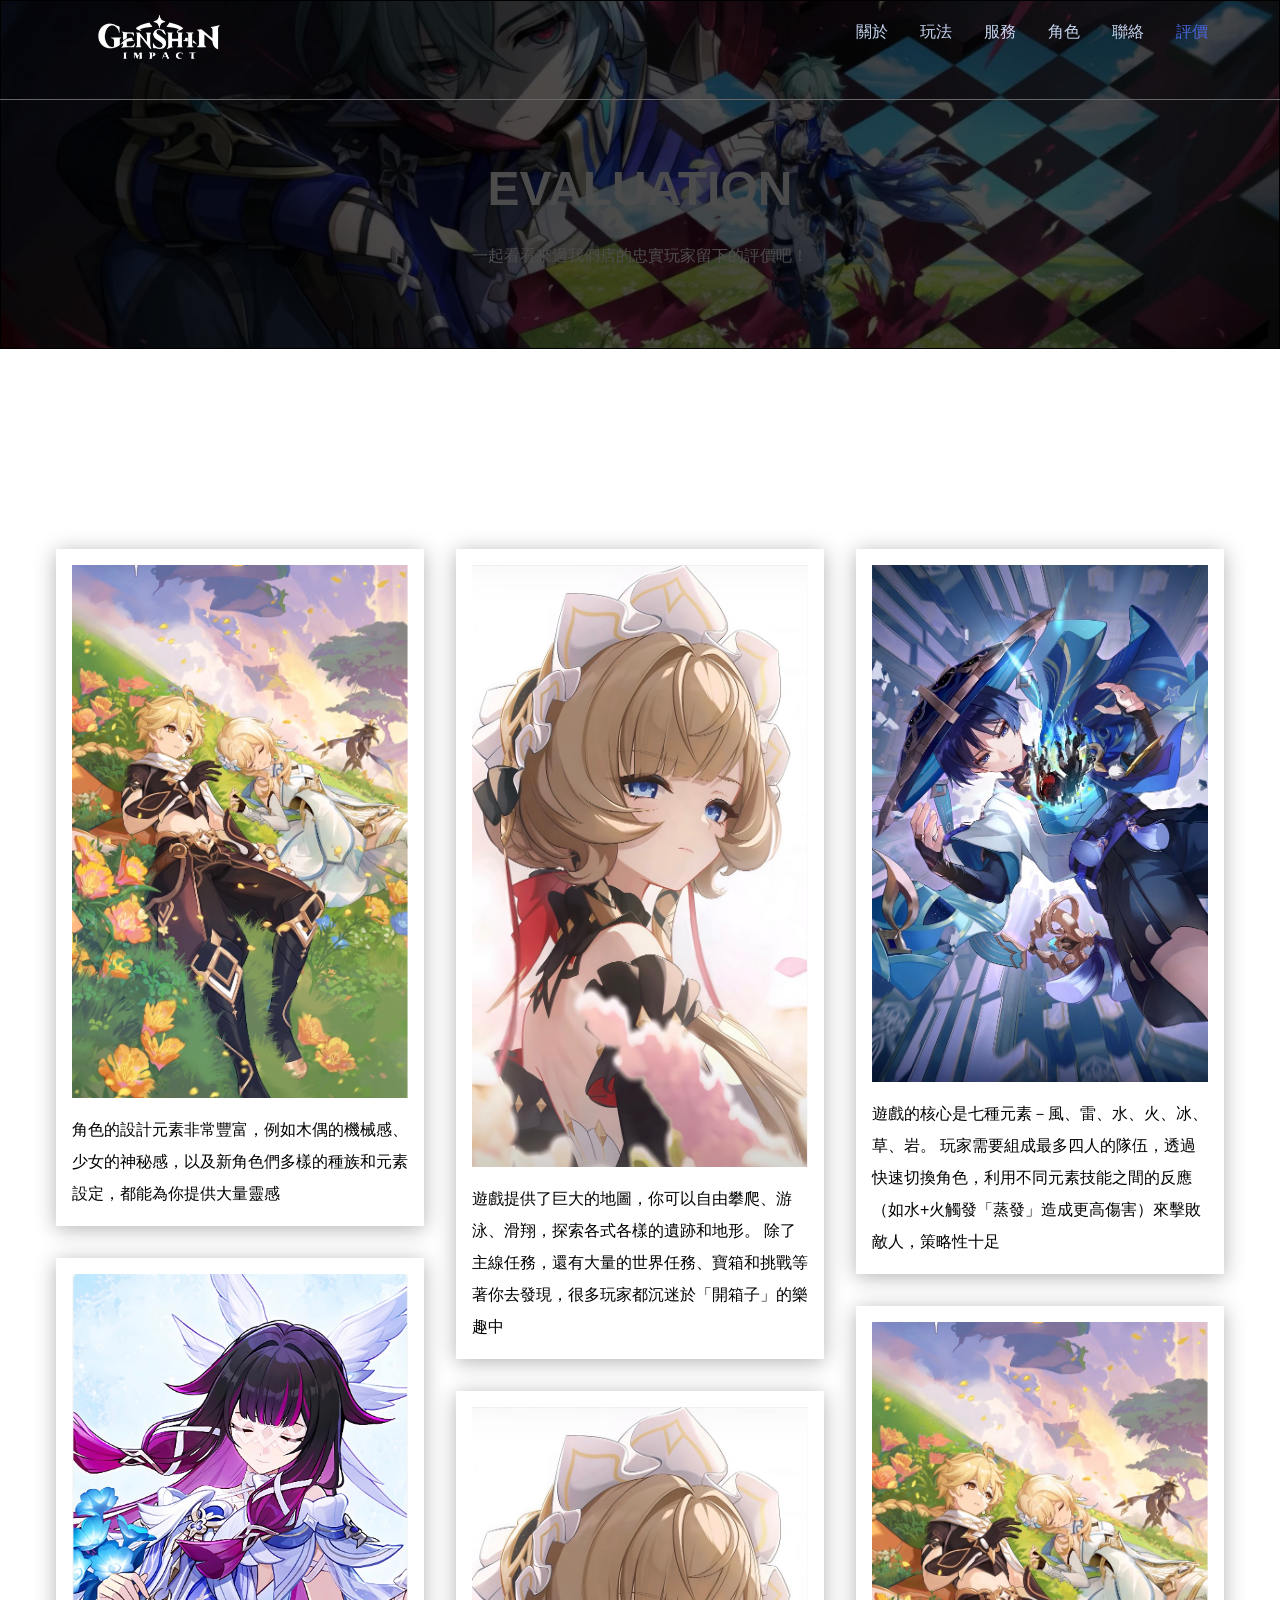
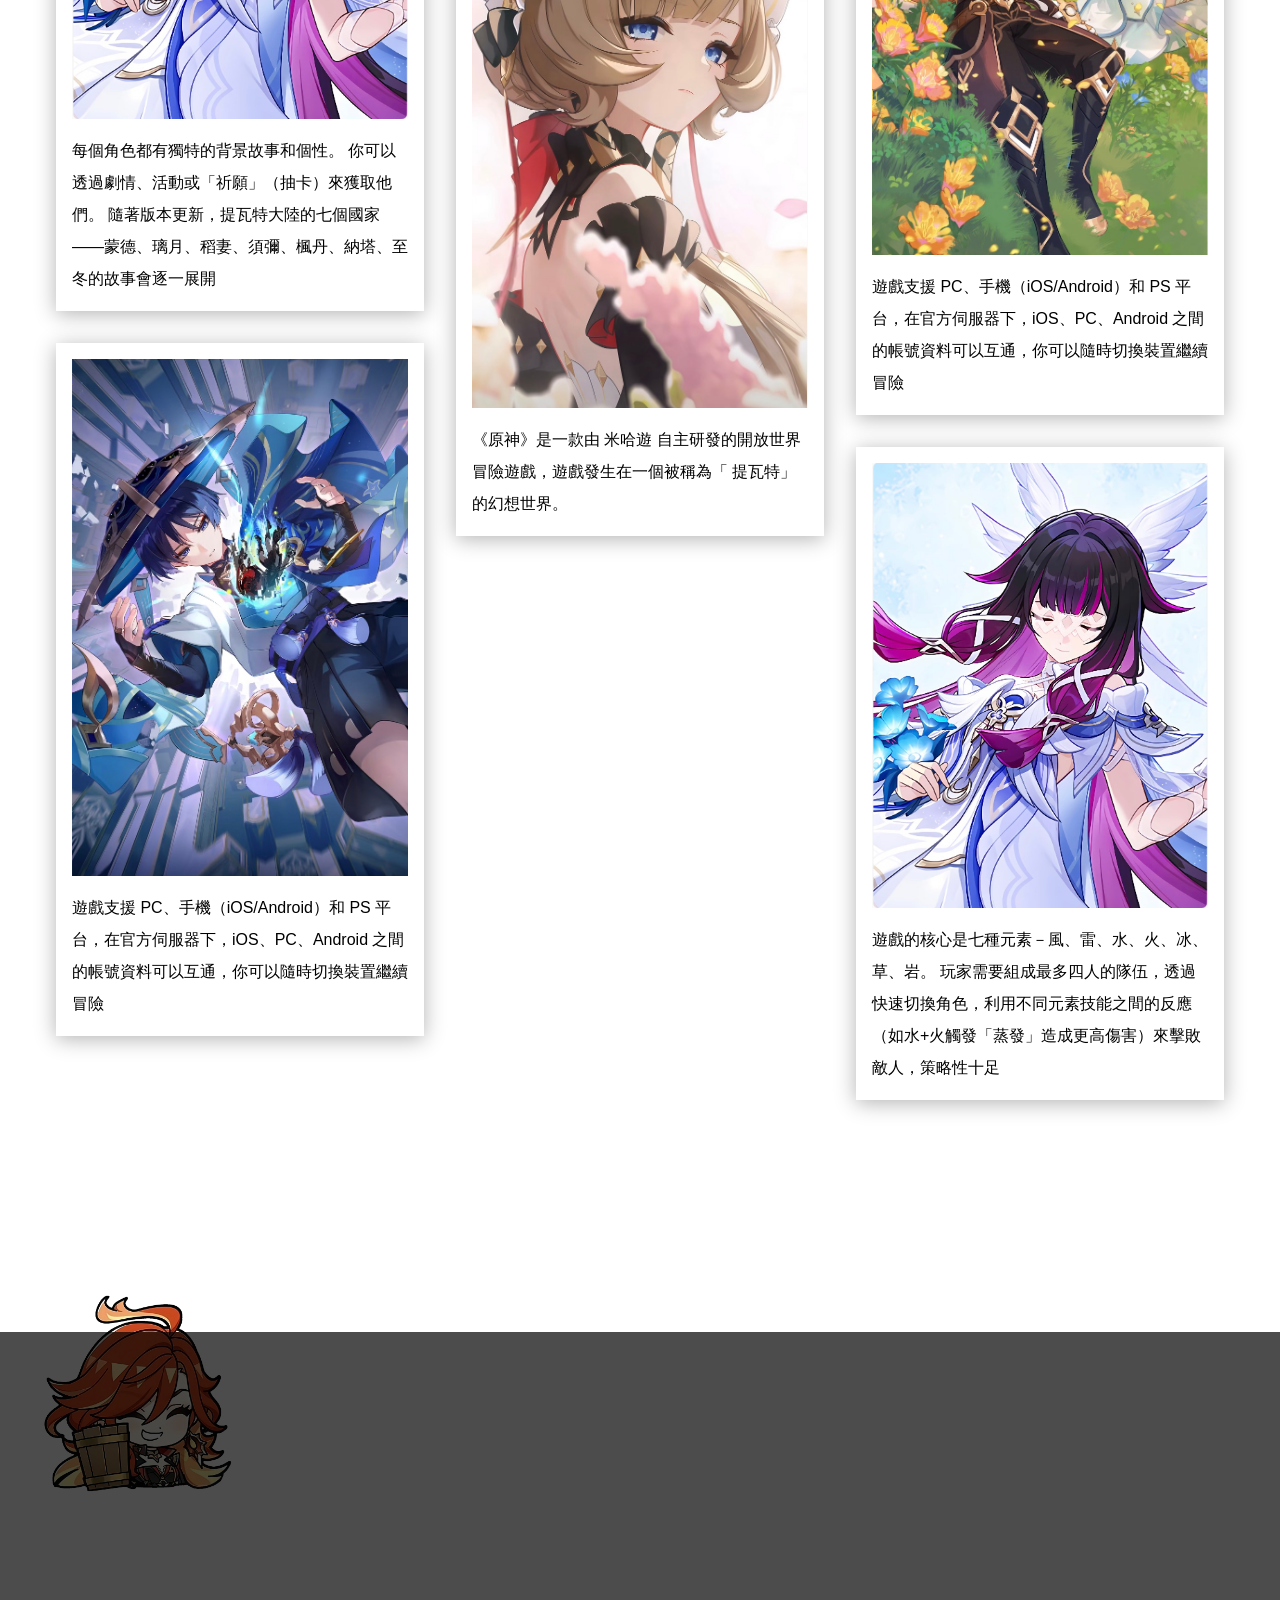
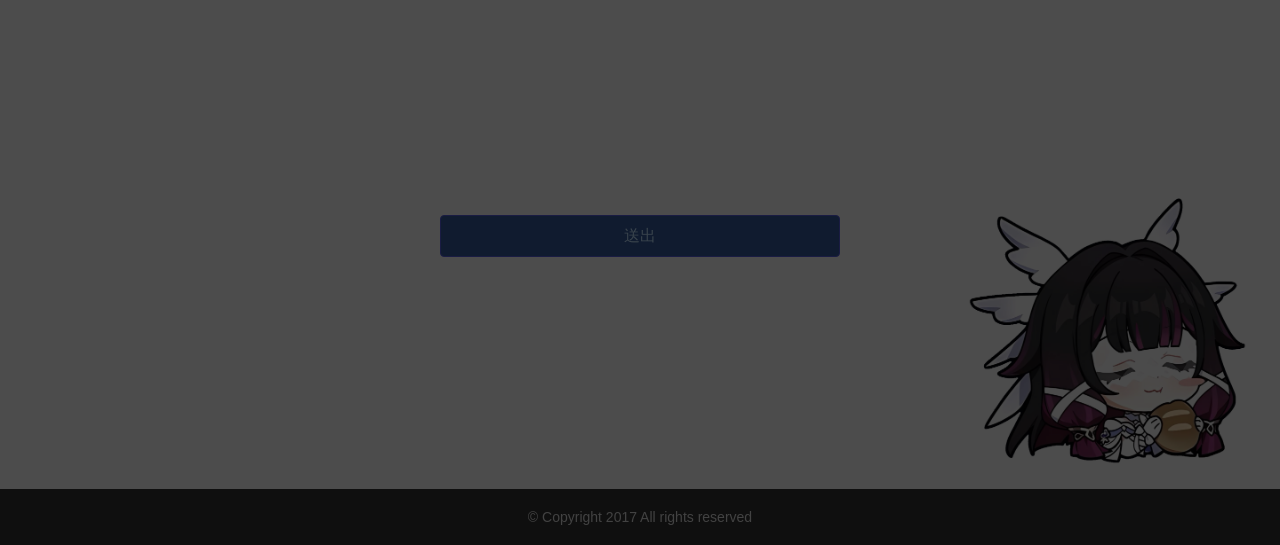
<file: evaluation.html>
<!DOCTYPE html>
<html lang="zh-Hent-TW">
<head>
	<meta charset="UTF-8">
	<meta name="viewport" content="width=device-width, initial-scale=1.0">
	<title>日沐咖啡</title>
	<!-- Normalize -->
	<link rel="stylesheet" href="assets/css/normalize.css">
	<!-- Vendor -->
	<link rel="stylesheet" href="assets/vendor/owlcarousel2/assets/owl.carousel.min.css">
	<link rel="stylesheet" href="assets/vendor/fancybox3/jquery.fancybox.css">
	<!-- <link rel="stylesheet" href="assets/vendor/owlcarousel2/assets/owl.theme.default.min.css"> -->
	<!-- Custom -->
	<link rel="stylesheet" href="assets/css/style.css">
</head>
<body>
	<div class="wrapper">

		<!-- Start header -->
		<header class="header">
			<div class="navbar">
				<div class="container">
					<a href="#!" class="brand">
						<h1>rimoo café</h1>
					</a>
					<ul class="nav js-onePageNav">
						<li class="nav-item">
							<a href="index.html#about" class="nav-link">關於</a>
						</li>
						<li class="nav-item">
							<a href="index.html#service" class="nav-link">玩法</a>
						</li>
						<li class="nav-item">
							<a href="index.html#reservation" class="nav-link">服務</a>
						</li>
						<li class="nav-item">
							<a href="index.html#menu" class="nav-link">角色</a>
						</li>
						<li class="nav-item">
							<a href="index.html#contact" class="nav-link">聯絡</a>
						</li>
						<li class="nav-item active">
							<a href="evaluation.html" class="nav-link">評價</a>
						</li>
						<!-- <a href="#!" class="close-btn">
							<span></span>
							<span></span>
						</a> -->
					</ul>
					<a href="#!" class="menu-toggle">
						<span></span>
						<span></span>
						<span></span>
					</a>
				</div>
			</div>
		</header>
		<!-- End header -->

		<!-- Start main -->
		<section class="main">
			
			<!-- Start page title -->
			<div class="page-title">
				<div class="mask-dark"></div>
				<div class="section-intro js-fadeInUp">
					<h2 class="title">EVALUATION</h2>
					<p class="para">一起看看來過我們店的忠實玩家留下的評價吧！</p>
				</div>
			</div>
			<!-- End page title -->

			<!-- Start evaluation -->
			<div class="hero">
				<div class="container">
					<div class="masonry-row">
						<div class="masonry-col">
							<div class="eval-card">
								<img class="image" src="assets/images/evaluation/002.jpg" alt="">
								<p class="para">角色的設計元素非常豐富，例如木偶的機械感、少女的神秘感，以及新角色們多樣的種族和元素設定，都能為你提供大量靈感</p>
							</div>
						</div>
						<div class="masonry-col">
							<div class="eval-card">
								<img class="image" src="assets/images/evaluation/001.jpg" alt="">
								<p class="para">遊戲提供了巨大的地圖，你可以自由攀爬、游泳、滑翔，探索各式各樣的遺跡和地形。 除了主線任務，還有大量的世界任務、寶箱和挑戰等著你去發現，很多玩家都沉迷於「開箱子」的樂趣中</p>
							</div>
						</div>
						<div class="masonry-col">
							<div class="eval-card">
								<img class="image" src="assets/images/evaluation/003.jpg" alt="">
								<p class="para">遊戲的核心是七種元素－風、雷、水、火、冰、草、岩。 玩家需要組成最多四人的隊伍，透過快速切換角色，利用不同元素技能之間的反應（如水+火觸發「蒸發」造成更高傷害）來擊敗敵人，策略性十足</p>
							</div>
						</div>
						<div class="masonry-col">
							<div class="eval-card">
								<img class="image" src="assets/images/evaluation/004.jpg" alt="">
								<p class="para">每個角色都有獨特的背景故事和個性。 你可以透過劇情、活動或「祈願」（抽卡）來獲取他們。 隨著版本更新，提瓦特大陸的七個國家——蒙德、璃月、稻妻、須彌、楓丹、納塔、至冬的故事會逐一展開</p>
							</div>
						</div>
						<div class="masonry-col">
							<div class="eval-card">
								<img class="image" src="assets/images/evaluation/002.jpg" alt="">
								<p class="para">遊戲支援 PC、手機（iOS/Android）和 PS 平台，在官方伺服器下，iOS、PC、Android 之間的帳號資料可以互通，你可以隨時切換裝置繼續冒險</p>
							</div>
						</div>
						<div class="masonry-col">
							<div class="eval-card">
								<img class="image" src="assets/images/evaluation/001.jpg" alt="">
								<p class="para">《原神》是一款由 米哈遊 自主研發的開放世界冒險遊戲，遊戲發生在一個被稱為「 提瓦特」的幻想世界。</p>
							</div>
						</div>
						<div class="masonry-col">
							<div class="eval-card">
								<img class="image" src="assets/images/evaluation/003.jpg" alt="">
								<p class="para">遊戲支援 PC、手機（iOS/Android）和 PS 平台，在官方伺服器下，iOS、PC、Android 之間的帳號資料可以互通，你可以隨時切換裝置繼續冒險</p>
							</div>
						</div>
						<div class="masonry-col">
							<div class="eval-card">
								<img class="image" src="assets/images/evaluation/004.jpg" alt="">
								<p class="para">遊戲的核心是七種元素－風、雷、水、火、冰、草、岩。 玩家需要組成最多四人的隊伍，透過快速切換角色，利用不同元素技能之間的反應（如水+火觸發「蒸發」造成更高傷害）來擊敗敵人，策略性十足</p>
							</div>
						</div>
					</div>
				</div>
			</div>
			<!-- End evaluation -->
			
		</section>
		<!-- End main -->

		<!-- Start footer -->
		<footer class="footer">
			<div class="mask-dark"></div>
			<div class="hero">
				<img src="assets/images/parallax/006.png" alt="" class="rellax parallax-6" data-rellax-speed="-2">
				<img src="assets/images/parallax/007.png" alt="" class="rellax parallax-7" data-rellax-speed="-2">
				<div class="container">
					<!-- <a href="#!" class="brand"></a>
					<ul class="nav">
						<li class="nav-item">
							<a href="" class="nav-link">關於</a>
						</li>
						<li class="nav-item">
							<a href="" class="nav-link">服務</a>
						</li>
						<li class="nav-item">
							<a href="" class="nav-link">訂位</a>
						</li>
						<li class="nav-item">
							<a href="" class="nav-link">菜單</a>
						</li>
						<li class="nav-item">
							<a href="" class="nav-link">聯絡</a>
						</li>
					</ul> -->
					<div class="section-intro js-fadeInUp">
						<h2 class="title">訂閱電子報</h2>
						<p class="para">留下你的姓名及 Email 就有機會領取我們的商品折價卷喔</p>
					</div>

					<form class="form js-fadeInUp" action="http://www.newsleopard.com/mailverify.htm?x=0000000065862abb01658ae5d37d35b1" target="popupwindow" method="post" onsubmit="window.open('', 'popupwindow', 'yesscrollbars=,width=350,height=115');return true">
						<div class="form__item">
							<label class="form__label" for="name">姓名：</label>
							<input id="name" class="form__input" type="text" name="name">
						</div>
						<div class="form__item">
							<label class="form__label" for="mail">信箱：</label>
							<input id="mail" class="form__input" type="email" name="email">
						</div>
						<div class="form__item">
							<input class="form__submit btn btn-primary btn-lg" type="submit" value="送出">
						</div>
					</form>

				</div>
			</div>
			<div class="copyright">
				<p>© Copyright 2017 All rights reserved</p>
			</div>
		</footer>
		<!-- End footer -->

	</div>
</body>
<!-- JS -->
<!-- lib -->
<script src="assets/vendor/jquery/jquery-3.3.1.min.js"></script>
<!-- vendor -->
<script src="assets/vendor/masonry/masonry.pkgd.min.js"></script>
<!-- custom -->
<script>
	// 導覽列的變化
	// x = $('.navbar').height();
	// console.log(x);
	// 抓取視窗偵測滾動事件
	$(window).scroll(function(){
		scrolledPx = $(this).scrollTop(); //抓取滾動距離
		if(scrolledPx >= 80){ //條件判斷 "如果滾動距離大於200px"
			$('.navbar').addClass('active'); //加上 active class
		}else{
			$('.navbar').removeClass('active'); //移除 active class
		}
	})

	// 彈跳選單 or 下拉選單
	$('.menu-toggle').on('click', function(){
		$(this).toggleClass('active');
		$('.navbar .nav').toggleClass('active');
	})
	$('.nav-link').on('click', function(){
		$('.menu-toggle').removeClass('active');
		$('.navbar .nav').removeClass('active');
	})

	// Masonry
	$('.masonry-row').masonry({
		itemSelector: '.masonry-col'
	});

</script>

</html>
</file>
<file: assets/css/style.css>
/**
 * Page name
 * Copyright 2017
 * Author
 * Licensed 
 */
/*------------------------------------*\
    Content
\*------------------------------------*/
/**
 * Content............You're reading it!
 * Globel...............Set common style
 * Layout...........Set grid
 * Components...........Set components styles
 */
 
 
/*------------------------------------*\
    Globel
\*------------------------------------*/
*{
	-webkit-box-sizing: border-box; /* 針對舊版 Chrome/Safari */
    -moz-box-sizing: border-box;    /* 針對舊版 Firefox */
	
	box-sizing: border-box;
	position: relative;
}
html,body{
	font-family: '微軟正黑體', arial;
}
h1,h2,h3,h4,h5,h6,p{
	padding: 0;
	margin: 0;
}
ul{
	list-style: none;
	margin: 0;
	padding: 0;
}
a{
	text-decoration: none;
	color: #333;
	outline: none;
}

/*------------------------------------*\
    Layout
\*------------------------------------*/
.container{
	max-width: 1200px;
	margin: 0 auto;
	/*border: 1px solid #ccc;*/
	height: 100%;
	padding-right: 16px;
	padding-left: 16px;
}
.row{
	margin-left: -16px;
	margin-right: -16px;
}
.row:after{
	content: '';
	display: block;
	clear: both;
}
.col-lg-6,.col-lg-4,.col-lg-3,
.col-md-6,.col-md-12,
.col-sm-12{
	float: left;
	/*border: 1px solid red;*/
	padding-left: 16px;
	padding-right: 16px;
}
.col-lg-6{
	width: 50%;
}
.col-lg-4{
	width: 33.3333333%;
}
.col-lg-3{
	width: 25%;
}
@media (max-width: 768px){
	.col-md-6{
		width: 50%;
	}
	.col-md-12{
		width: 100%;
	}
}
@media (max-width: 576px){
	.col-sm-12{
		width: 100%;
	}
}
/*------------------------------------*\
    Components
\*------------------------------------*/

/* btn */
.btn{
	display: inline-block;
	font-size: 16px;
	line-height: 24px;
	padding: 4px 16px;
	border: 1px solid #fff;
	color: #fff;
	border-radius: 4px;
	transition: all 0.3s;
	cursor: pointer;
	outline: none;
}
/* 大小設定 */
.btn.btn-lg{
	padding: 8px 32px;
}
/* 主要按鈕 */
.btn.btn-primary{
	background-color: #355A9E;
	border: 1px solid #585ee1;
	color: #c0e2ff;
}
.btn.btn-primary:hover{
	background-color: #355A9E;
	border: 1px solid #ace2ff;

}
/* 次要按鈕 */
.btn.btn-secondary{
	border: 1px solid #355A9E;
	color: #355A9E;
}
.btn.btn-secondary:hover{
	background-color: #355A9E;
	color: #fefefe;
}
.btn-group-center{
	text-align: center;
}
.btn-group-center .btn{
	margin-left: 12px;
	margin-right: 12px;
}
.btn-group-right{
	text-align: right;
}
.btn-group-right .btn{
	margin-left: 24px;
}
@media (max-width: 576px){
	.btn-group-center{
		display: flex;
		flex-direction: column;
		width: 240px;
		margin: 0 auto;
	}
	.btn-group-center .btn{
		margin-bottom: 24px;
	}
	.btn-group-center .btn:last-child{
		margin-bottom: 0;
	}
}

/* image-container */
.image-container{
	width: 100%;
}
.image-container:before{
	content: '';
	display: block;
	width: 100%;
	padding-top: 75%;
}
.image-container .image{
	position: absolute;
	top: 0;
	left: 0;
	width: 100%;
	height: 100%;
	background-position: center;
	background-size: cover;
	background-repeat: no-repeat;
}

/* navbar */
.navbar{
	height: 100px;
	/*background-color: rgba(0,0,0,0.8);*/
	border-bottom: 1px solid #666;
	position: fixed;
	top: 0;
	left: 0;
	z-index: 500;
	width: 100%;
	transition: all 0.3s;
}
.navbar.active{
	height: 64px;
	border-bottom: 0px;
	background-color: rgba(0,0,0,0.8);
}
.navbar .brand{
	display: inline-block;
	width: 200px;
	height: 80px;
	background-image: url('../images/common/logo.jpg');
	background-size: contain;
	background-position: center;
	background-repeat: no-repeat;

	text-indent: 100%;
	white-space: nowrap;
	overflow: hidden;
	transition: all 0.3s;
}
.navbar.active .brand{
	width: 160px;
	height: 64px;
}
.navbar .nav{
	float: right;
}
.navbar .nav .nav-item{
	float: left;
}
.navbar .nav .nav-link{
	color: #c7d7f3;
	display: block;
	line-height: 24px;
	padding: 20px 16px;
	transition: all 0.3s;
}
.navbar .nav .nav-link:hover,
.navbar .nav .nav-item.active .nav-link{
	color: #4866da;
}
@media (max-width: 768px){
	.navbar .nav{
		position: fixed;
		top: 0;
		left: 0;
		width: 100%;
		height: 100%;
		background-color: #000;
		z-index: 500;

		display: flex;
		justify-content: center;
		flex-direction: column;
		
		opacity: 0;
		visibility: hidden;
		transition: all 0.3s;
	}
	.navbar .nav.active{
		opacity: 1;
		visibility: visible;
	}
	.navbar .nav .nav-item{
		float: none;
	}
	.navbar .nav .nav-item .nav-link{
		width: 100%;
		padding: 12px 16px;
		text-align: center;
	}
}

/* menu-toggle */
.menu-toggle{
	width: 48px;
	height: 48px;
	float: right;
	margin-top: 8px;
	padding: 12px 8px;
	display: none;
	z-index: 600;
}
@media (max-width: 768px){
	.menu-toggle{
		display: block;
	}
}
.menu-toggle span{
	width: 32px;
	height: 2px;
	display: block;
	background-color: #d5a26f;
	/*margin-bottom: 8px;*/
	position: absolute;
	left: 50%;
	transform: translate(-50%,0);
	transition: all 0.3s;
}
.menu-toggle span:nth-child(1){
	top: 12px;
}
.menu-toggle.active span:nth-child(1){
	top: 50%;
	transform: translate(-50%,-50%) rotate(45deg);
}
.menu-toggle span:nth-child(2){
	top: 22px;
}
.menu-toggle.active span:nth-child(2){
	opacity: 0;
}
.menu-toggle span:nth-child(3){
	top: 32px;
}
.menu-toggle.active span:nth-child(3){
	top: 50%;
	transform: translate(-50%,-50%) rotate(-45deg);
}


/* close-btn */
.close-btn{
	width: 48px;
	height: 48px;
	position: absolute;
	right: 16px;
	top: 8px;
	display: none;
}
@media (max-width: 768px){
	.close-btn{
		display: block;
	}
}
.close-btn span{
	width: 40px;
	height: 2px;
	background-color: #d5a26f;
	display: block;
	position: absolute;
	top: 50%;
	left: 50%;
	transform: translate(-50%,-50%);
}
.close-btn span:nth-child(1){
	transform: translate(-50%,-50%) rotate(45deg);
}
.close-btn span:nth-child(2){
	transform: translate(-50%,-50%) rotate(-45deg);
}

/* hero */
.hero{
	padding-top: 200px;
	padding-bottom: 200px;
}
@media (max-width: 768px){
	.hero{
		padding-top: 80px;
		padding-bottom: 80px;
	}
}
.hero.hero-bg-white{
	background-color: #EBF8FF;
}
.hero.hero-bg-grey{
	background-color: #EBF6FF;
}

/* jumbotron */
.jumbotron{
	border: 1px solid #000;
	padding-top: 184px;
	padding-bottom: 120px;
	/*background-image: url('../images/bg/bg001.jpg');*/
	background-position: center;
	background-size: cover;
	background-attachment: fixed;
}
.jumbotron .mask-dark{
	background-color: rgba(0,0,0,0.2);
}
.jumbotron .logo-image{
	width: 320px;
	height: 320px;
	background-image: url('../images/common/logo-w.png');
	background-position: center;
	background-size: contain;
	background-repeat: no-repeat;
	margin: 0 auto;
}
@media (max-width: 768px){
	.jumbotron{
		padding-top: 144px;
		padding-bottom: 80px;
	}
	.jumbotron .logo-image{
		width: 200px;
		height: 200px;
	}
}

/* mask */
.mask-dark{
	position: absolute;
	width: 100%;
	height: 100%;
	left: 0;
	top: 0;
	background-color: rgba(0,0,0,0.7);
}

/* about-preview */
@media (max-width: 768px){
	.about-preview{
		margin-bottom: 48px;
	}
}
.about-preview .title{
	font-size: 32px;
	color: #333;
	margin-bottom: 24px;
	margin-top: 80px;
}
@media (max-width: 992px){
	.about-preview .title{
		margin-top: 0;
	}
}
.about-preview .para{
	font-size: 16px;
	line-height: 32px;
	color: #333;
	margin-bottom: 24px;
}

/* section-intro */
.section-intro{
	text-align: center;
	margin-bottom: 40px;
}
.section-intro .title{
	font-size: 48px;
	color: #333;
	margin-bottom: 24px;
}
.section-intro .para{
	font-size: 16px;
	line-height: 32px;
	color: #333;
}
@media (max-width: 768px){
	.section-intro .title{
		font-size: 32px;
	}
}

/* service-item */
@media (max-width: 768px){
	.service-item{
		margin-bottom: 48px;
	}
	.service-group [class^="col-"]:last-child .service-item{
		margin-bottom: 0;
	}
}
.service-item .preview{
	padding-top: 16px;
}
.service-item .title{
	font-size: 24px;
	color: #333;
	margin-bottom: 8px;

	white-space: nowrap;
	overflow: hidden;
	text-overflow: ellipsis;
}
.service-item .subtitle{
	font-size: 14px;
	color: #355A9E;
	margin-bottom: 16px;
}
.service-item .para{
	color: #333;
	font-size: 16px;
	line-height: 24px;
	margin-bottom: 24px;

	/*border: 1px solid #000;*/
	height: 72px;
	overflow: hidden;
}

/* reservation */
.reservation{
	background-image: url('../images/bg/bg002.jpg');
	background-position: center;
	background-size: cover;
	background-attachment: fixed;
}
.reservation .section-intro .title,
.reservation .section-intro .para{
	color: #fefefe;
}

/* menu-list */
.menu-list{
	margin-bottom: 64px;
}
.menu-list:last-child{
	margin-bottom: 0;
}
.menu-list .title-bar{
	/*border: 1px solid #000;*/
	margin-bottom: 24px;
}
.menu-list .title-bar:after{
	content: '';
	display: block;
	clear: both;
}
.menu-list .title-bar .title{
	font-size: 24px;
	line-height: 40px;
	color: #355A9E;
	float: left;
	padding-left: 16px;
}
.menu-list .title-bar .title:before{
	content: '';
	display: inline-block;
	width: 4px;
	height: 24px;
	background-color: #355A9E;
	
	position: absolute;
	left: 0;
	top: 50%;
	transform: translate(0,-50%);
}
.menu-list .title-bar .btn{
	padding-top: 8px;
	padding-bottom: 8px;
	float: right;
}
.menu-list .list-item .image-container{
	margin-bottom: 16px;
}
.menu-list .list-item .image-container:before{
	padding-top: 100%;
}
.menu-list .list-item .title{
	font-size: 18px;
	color: #333;
	line-height: 24px;
	margin-bottom: 8px;
}
.menu-list .list-item .subtitle{
	font-size: 14px;
	color: #355A9E;
}
@media (max-width: 768px){
	.menu-list .list-item{
		/*margin-bottom: 48px;*/
	}
}

/* owl-carousel */
.owl-theme .owl-dots{
	display: flex;
	justify-content: center;
	margin-top: 24px;
}
@media (max-width: 768px){
	.owl-theme .owl-dots{
		margin-bottom: 24px;
	}
}
.owl-theme button.owl-dot{
	display: inline-block;
	vertical-align: top;
	width: 15px;
	height: 15px;
	border-radius: 50%;
	background-color: #ccc;
	outline: none;
	margin: 0 4px;
}
.owl-theme button.owl-dot.active{
	background-color: #355A9E;
}
.owl-theme .owl-nav{
	position: absolute;
	top: calc((100% - 106px) / 2);
	width: 100%;
}
.owl-theme .owl-nav button.owl-prev,
.owl-theme .owl-nav button.owl-next{
	width: 40px;
	height: 40px;
	border-radius: 50%;
	background-color: #355A9E;
	outline: none;
	color: #fff;
	box-shadow: 0 3px 5px rgba(0,0,0,0.5);
	position: absolute;
	transform: translate(0,-50%);
	top: 0;
	opacity: 0.5;
	transition: all 0.3s;
}
.owl-theme:hover .owl-nav button.owl-prev,
.owl-theme:hover .owl-nav button.owl-next{
	opacity: 1;
}
@media (max-width: 768px){
	.owl-theme .owl-nav button.owl-prev,
	.owl-theme .owl-nav button.owl-next{
		opacity: 1;
	}
}
.owl-theme .owl-nav button.owl-prev{
	left: -16px;
}
.owl-theme .owl-nav button.owl-next{
	right: -16px;
}



/* contact */
.contact-info{
	padding-top: 40px;
}
.contact-info .info-item{
	margin-bottom: 24px;
}
.contact-info .info-item .title{
	color: #355A9E;
	margin-bottom: 16px;
}
.contact-info .info-item .title span{
	display: inline-block;
	border-bottom: 2px solid #355A9E;
	line-height: 36px;
}
.contact-info .info-item .info{
	line-height: 32px;
}
.map-container{
	width: 100%;
	padding-top: 75%;
}
.map-container iframe{
	position: absolute;
	top: 0;
	left: 0;
}

/* footer */
.footer{
	background-image: url('../images/bg/bg003.jpg');
	background-position: center;
	background-size: cover;
	background-attachment: fixed;
}
.footer .brand{
	width: 240px;
	height: 240px;
	display: block;
	margin: 0 auto;
	background-image: url('../images/common/logo-w.png');
	background-position: center;
	background-size: contain;
}
@media (max-width: 768px){
	.footer .brand{
		width: 200px;
		height: 200px;
	}
}
.footer .nav{
	display: flex;
	justify-content: center;
}
.footer .nav .nav-link{
	display: block;
	color: #fefefe;
	padding: 24px;
	line-height: 24px;
	transition: all 0.3s;
}
@media (max-width: 768px){
	.footer .nav .nav-link{
		padding: 24px 8px;
	}
}
.footer .nav .nav-link:hover{
	color: #d5a26f;
}
.footer .copyright{
	background-color: rgba(0,0,0,0.8);
	color: #ddd;
	text-align: center;
	line-height: 24px;
	padding: 16px 0;
	font-size: 14px;
}
.footer .section-intro .title,
.footer .section-intro .para{
	color: #fff;
}

/* form */
.form{
	max-width: 400px;
	margin: 0 auto;
}
.form__item{
	display: flex;
	margin-bottom: 32px;
	align-items: center;
}
.form__label{
	color: #fff;
	margin-right: 16px;
}
.form__input{
	display: inline-block;
	flex: 1;
	border: 1px solid #fff;
	line-height: 32px;
	background-color: transparent;
	color: #fff;
	border-radius: 4px;
	padding: 0 8px;
	outline: none;
}
.form__input:focus{
	border: 1px solid #d5a26f;
}
.form__submit{
	flex: 1;
}

/* hidden */
.desktop-hidden{
	display: none;
}
@media (max-width: 768px){
	.desktop-hidden{
		display: block;
	}
	.mobile-hidden{
		display: none;
	}
}

/* parallax */
.rellax{
	position: absolute;
}
@media (max-width: 1024px){
	.rellax{
		display: none;
	}
}
.parallax-1{
	width: 30%;
	right: 0;
	top: -20%;
}
.parallax-2{
	width: 20%;
	left: 0;
	top: -20%;
}
.parallax-3{
	width: 25%;
	right: 0;
	top: -25%;
}
.parallax-4{
	width: 30%;
	left: 0;
	top: 0%;
}
.parallax-5{
	width: 22%;
	right: 0;
	top: -15%;
}
.parallax-6{
	width: 30%;
	left: -10%;
	top: -15%;
}
.parallax-7{
	width: 25%;
	right: 0%;
	bottom: 0%;
}

/* evaluation page */

/* page title */
.page-title{
	padding-top: 160px;
	padding-bottom: 76px;
	border: 1px solid #000;
	background-image: url('../images/bg/bg001.jpg');
	background-size: cover;
	background-position: center;
	background-repeat: no-repeat;
}
.page-title .section-intro{
	margin-bottom: 0;
}
.page-title .section-intro .title,
.page-title .section-intro .para{
	color: #fff;
}

/* eval card */
.eval-card{
	padding: 16px;
	box-shadow: 0 3px 20px rgba(0,0,0,0.3);
	margin-bottom: 32px;
}
.eval-card .image{
	display: block;
	width: 100%;
	margin-bottom: 16px;
}
.eval-card .para{
	line-height: 32px;
	font-size: 16px;
}

.masonry-row{
	margin-left: -16px;
	margin-right: -16px;
}
.masonry-col{
	padding-left: 16px;
	padding-right: 16px;
	width: 33.333333%;
}
@media (max-width: 768px){
	.masonry-col{
		width: 50%;
	}
}
@media (max-width: 576px){
	.masonry-col{
		width: 100%;
	}
}

.nav-link::after{
  content:" ";
  display:block; 
  width: 0%;
  height: 1.2px;
  background-color:#E6FDFF;
  transition: .4s .2s;
}
.nav-link:hover::after{
  width:100%;
}
.jumbotron{
    min-height: 720px;
    overflow: hidden;
}

.hero-video{
    position: absolute;
    top: 0;
    left: 0;
    width: 100%;
    height: 100%;
    object-fit: cover;
    z-index: 0;
}

.jumbotron:before{
    z-index: 1;
}

.mask-dark{
    z-index: 2;
}

.jumbotron .container{
    z-index: 3;
}
</file>
